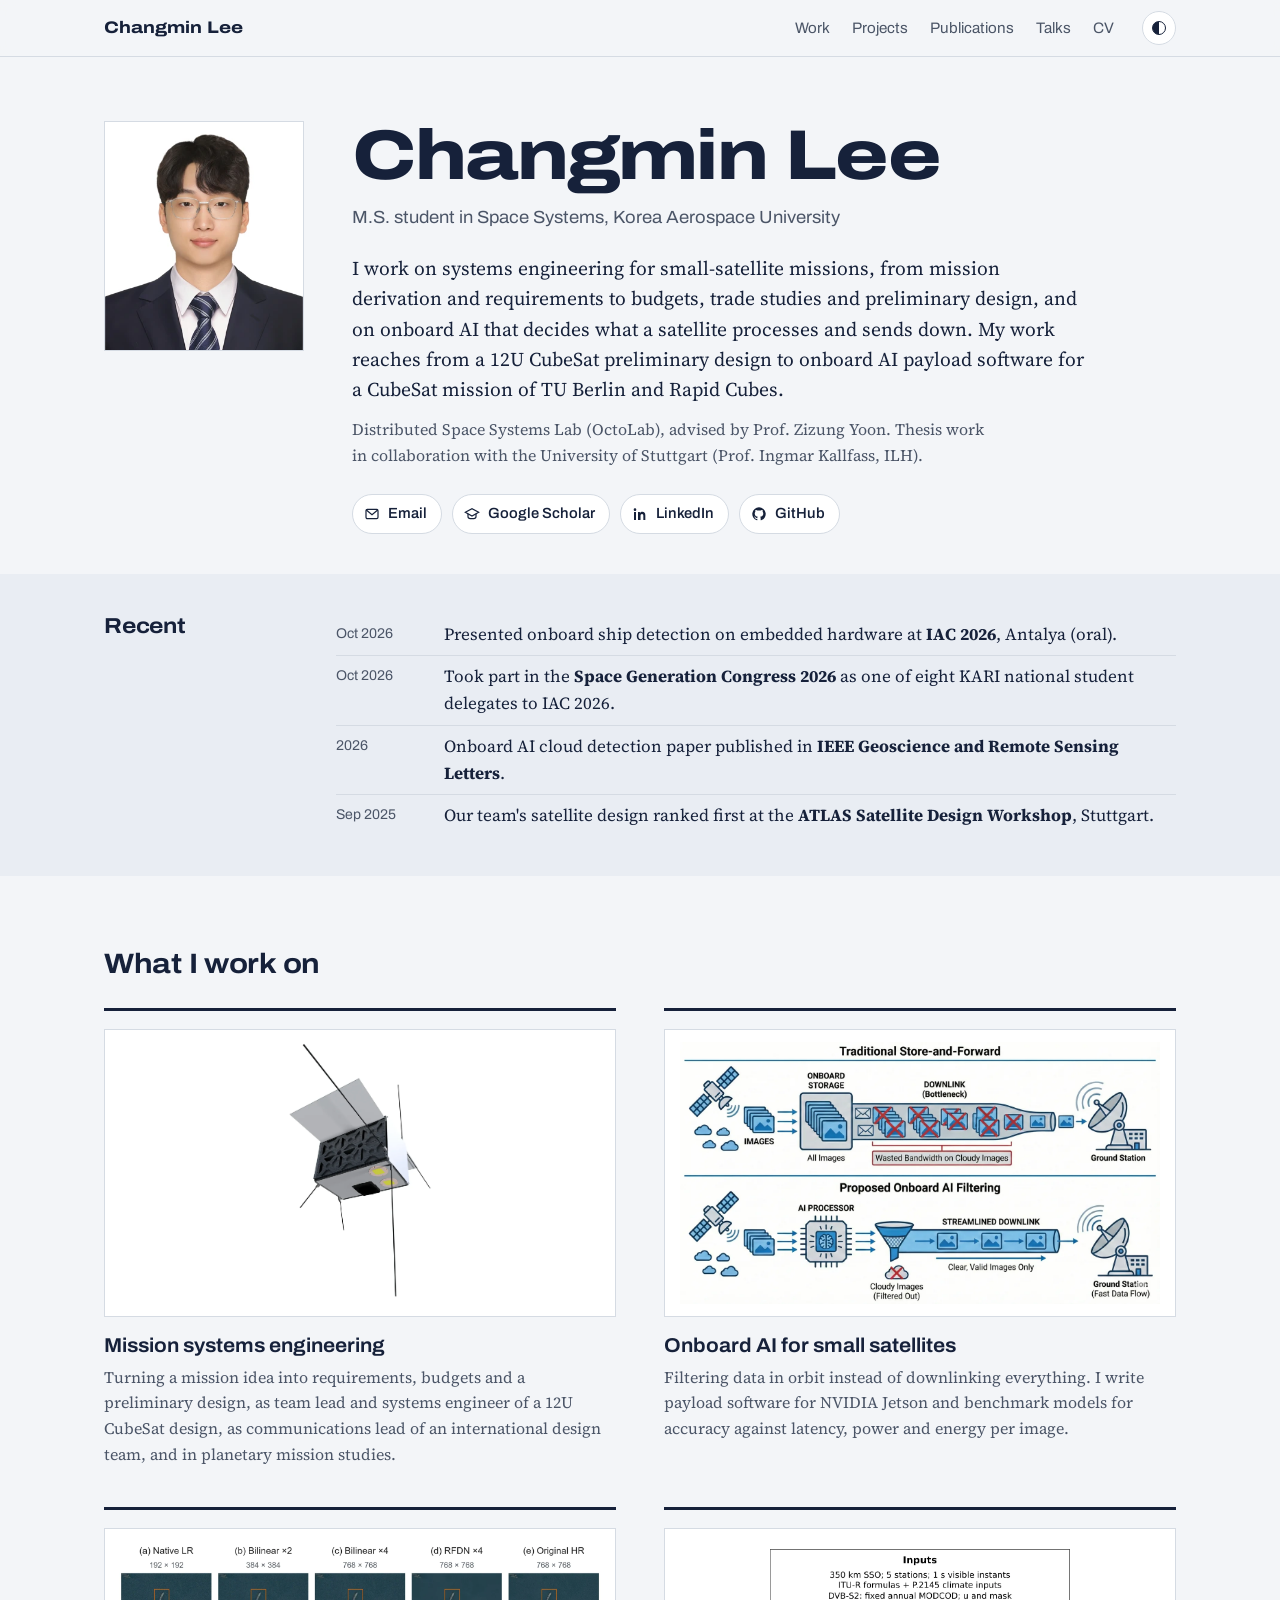
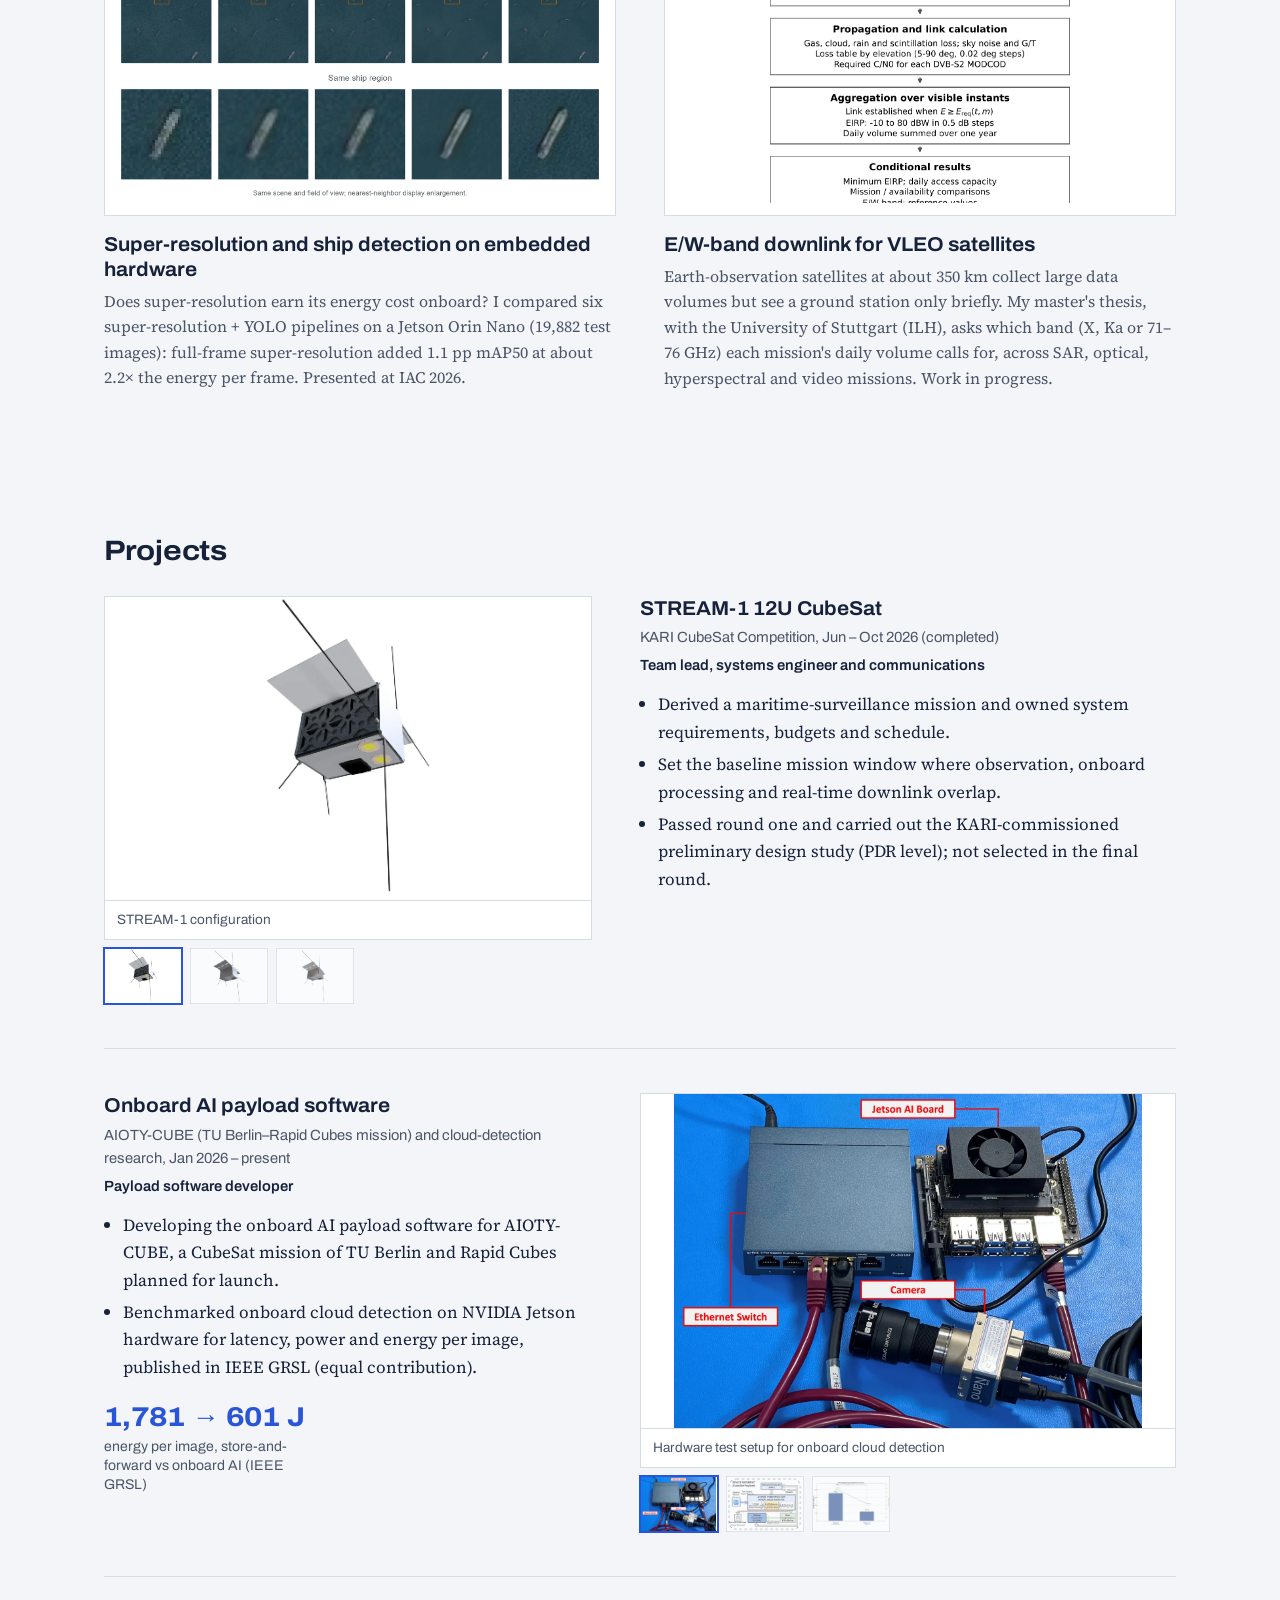
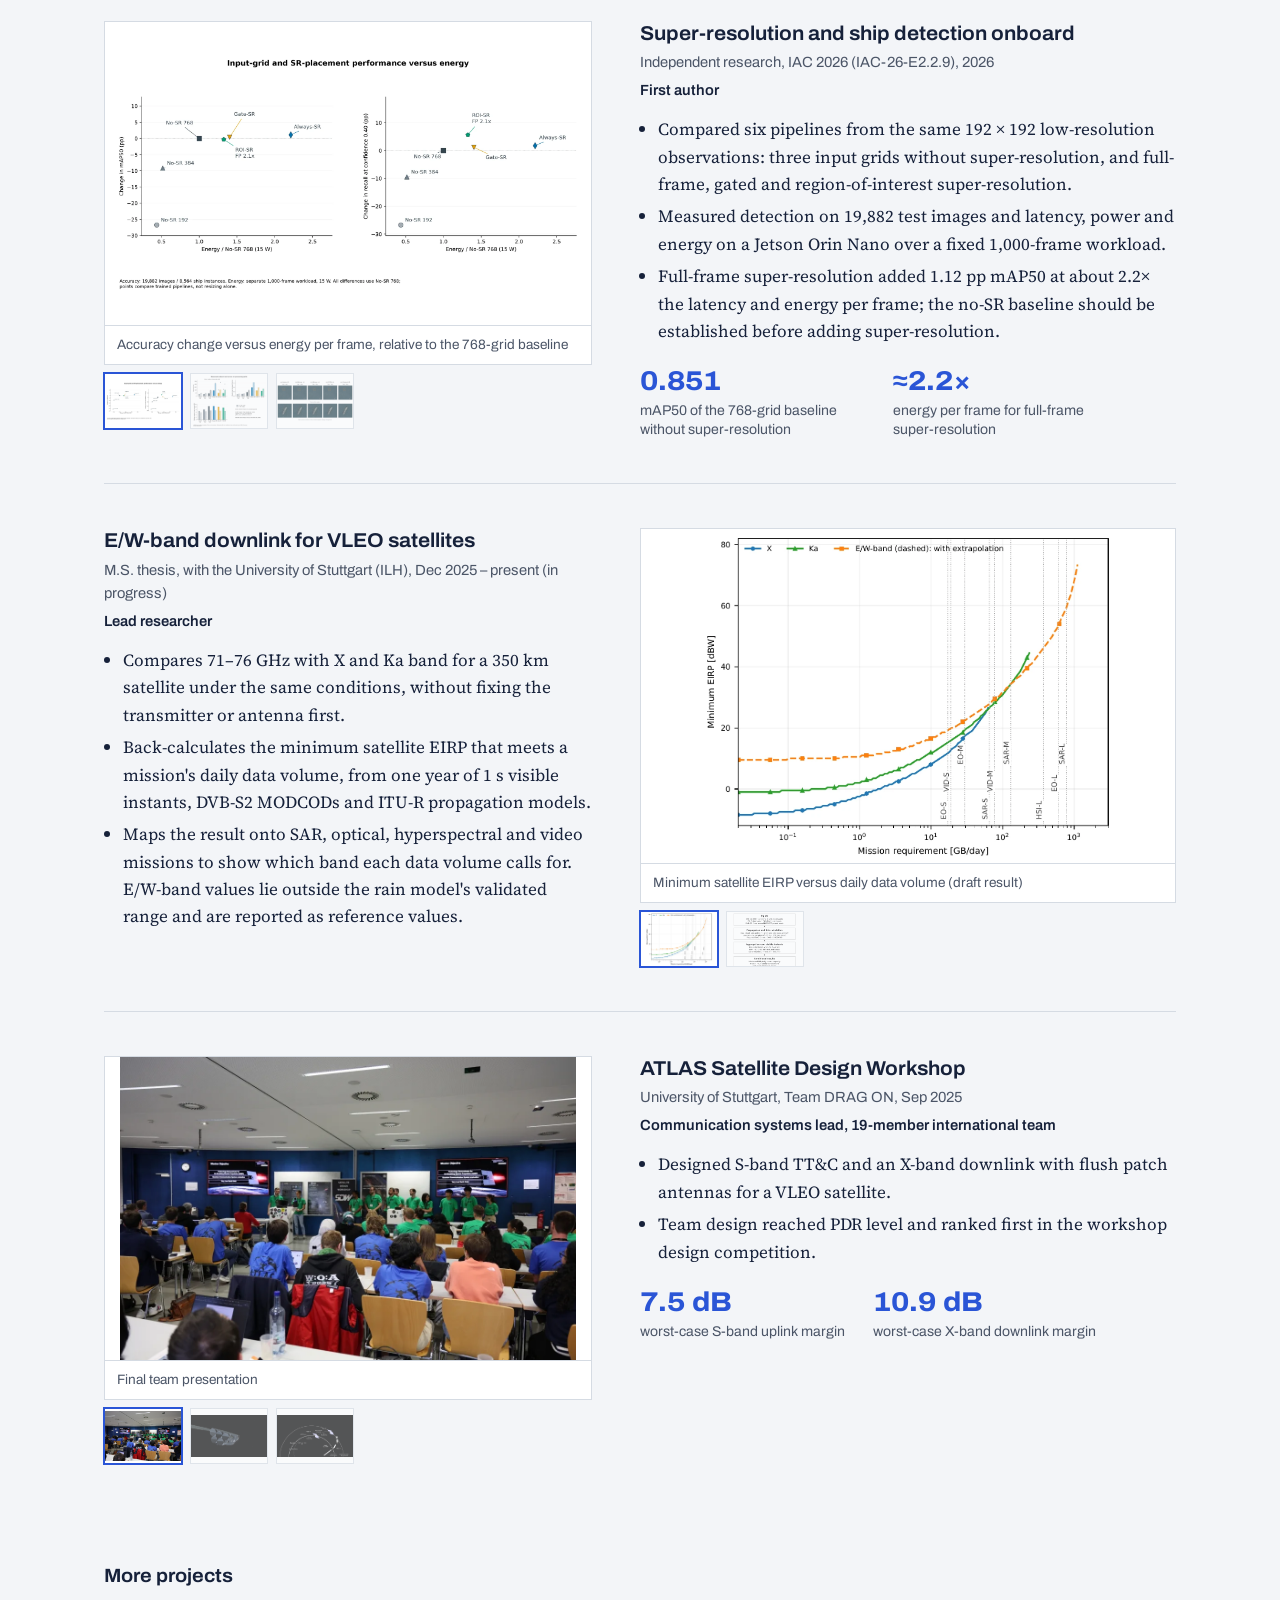
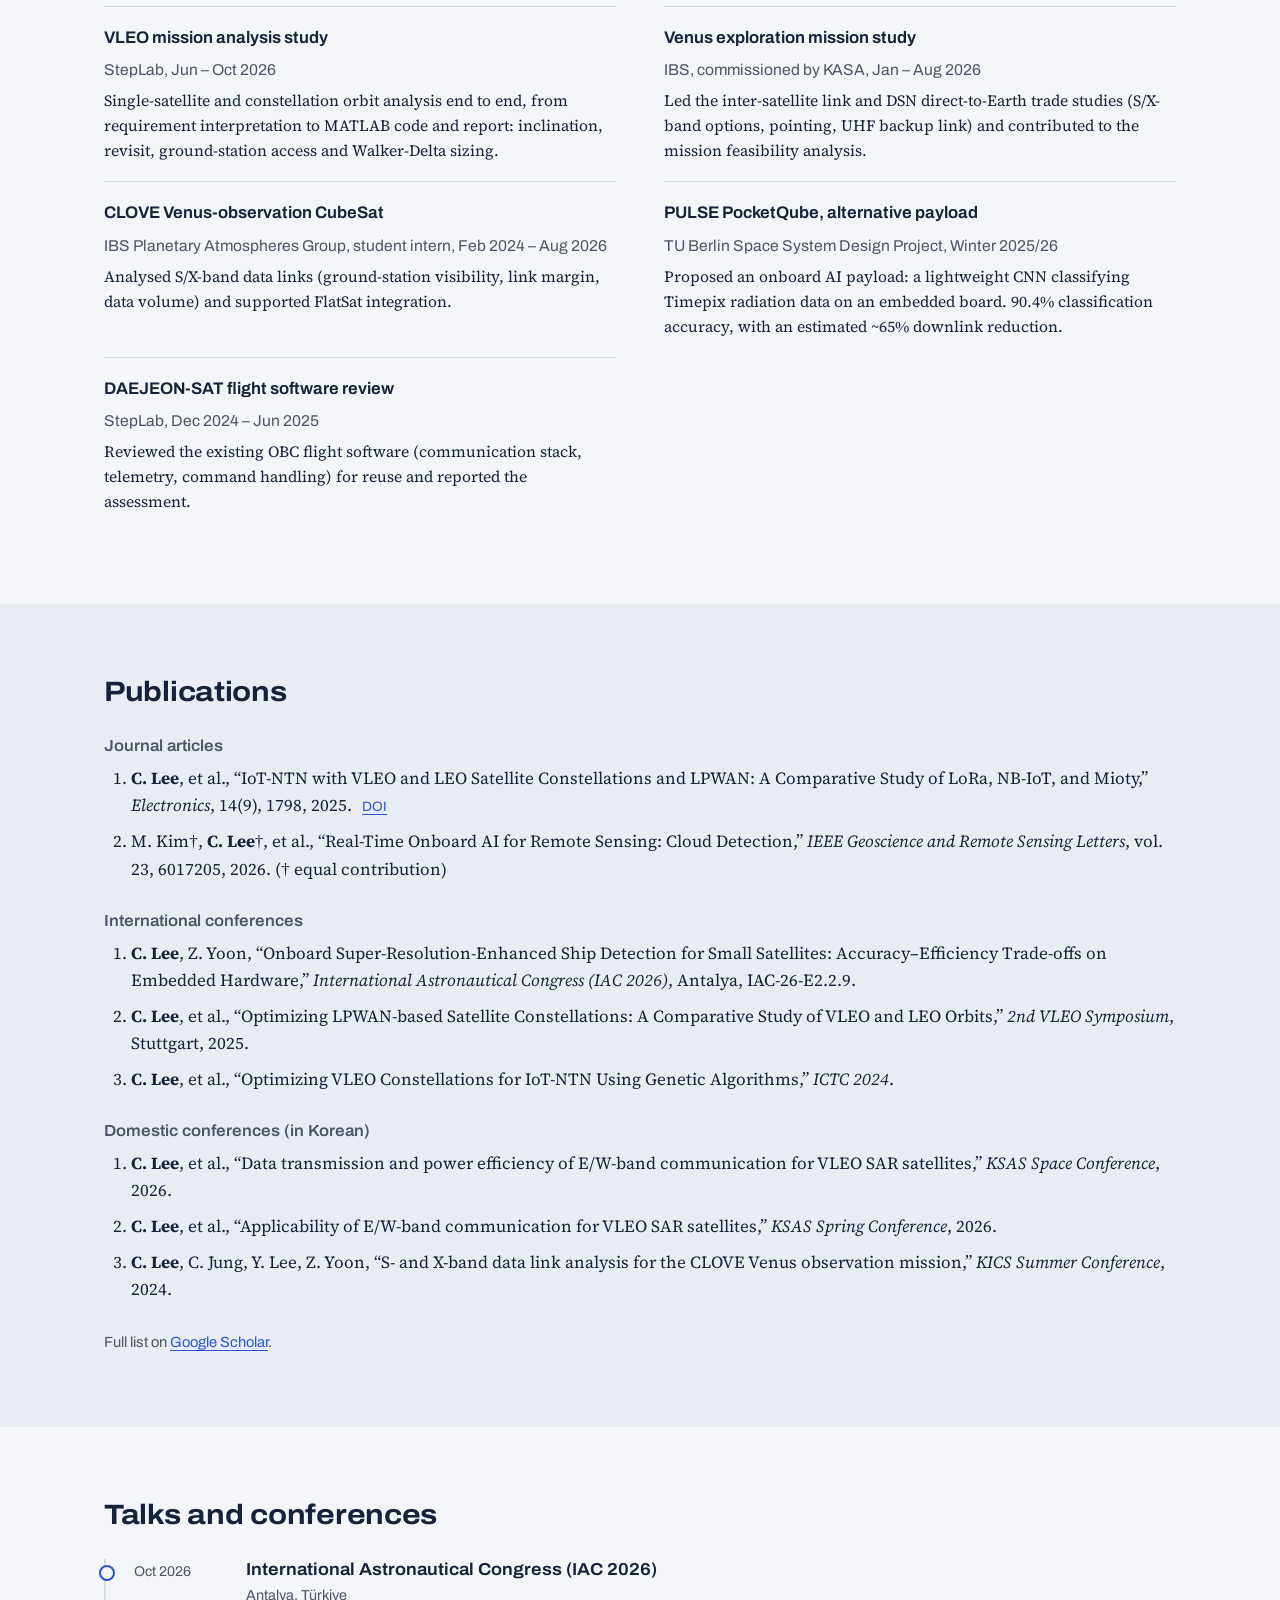
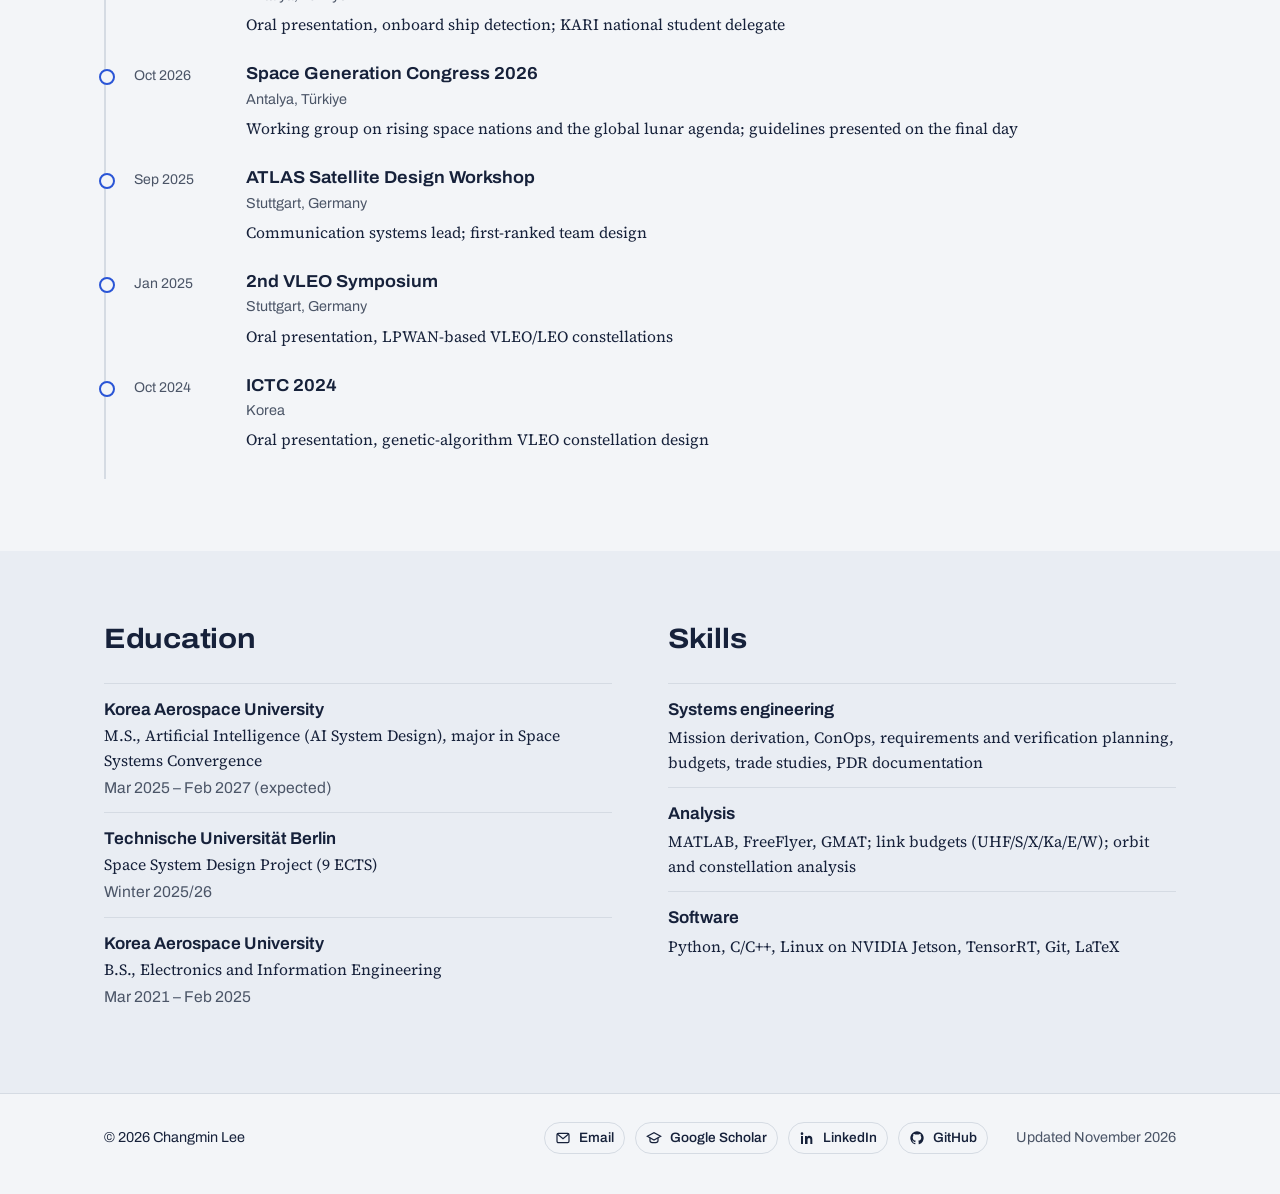
<file: index.html>
<!doctype html>
<html lang="en">
<head>
  <meta charset="utf-8">
  <meta name="viewport" content="width=device-width, initial-scale=1">
  <title>Changmin Lee | Small-satellite systems engineering</title>
  <meta name="description" content="Changmin Lee, M.S. student in space systems at Korea Aerospace University: systems engineering for small-satellite missions and onboard AI.">
  <meta property="og:title" content="Changmin Lee">
  <meta property="og:description" content="Systems engineering for small-satellite missions and onboard AI.">
  <meta property="og:image" content="https://changmaneeee.github.io/assets/img/stream1-assembly.webp">
  <link rel="icon" href="data:image/svg+xml,%3Csvg xmlns='http://www.w3.org/2000/svg' viewBox='0 0 32 32'%3E%3Ccircle cx='16' cy='16' r='7' fill='%232A55D6'/%3E%3Cellipse cx='16' cy='16' rx='14' ry='6' fill='none' stroke='%232A55D6' stroke-width='2' transform='rotate(-30 16 16)'/%3E%3C/svg%3E">
  <link rel="preload" href="assets/fonts/archivo-latin-wdth-normal.woff2" as="font" type="font/woff2" crossorigin>
  <link rel="stylesheet" href="style.css">
  <script>
    try { var t = localStorage.getItem('theme'); if (t) document.documentElement.setAttribute('data-theme', t); } catch (e) {}
  </script>
</head>
<body>
  <a class="skip" href="#main">Skip to content</a>

  <header class="topbar">
    <div class="wrap topbar-inner">
      <a class="wordmark" href="#top">Changmin Lee</a>
      <nav aria-label="Sections">
        <a href="#research">Work</a>
        <a href="#projects">Projects</a>
        <a href="#publications">Publications</a>
        <a href="#talks">Talks</a>
        <a href="#cv">CV</a>
      </nav>
      <button class="theme" type="button" aria-label="Switch colour theme"><span aria-hidden="true"></span></button>
    </div>
  </header>

  <main id="main">
    <section class="hero" id="top">
      <div class="wrap hero-grid">
        <img class="portrait" src="assets/img/profile.webp" alt="Portrait of Changmin Lee" width="330" height="381">
        <div class="hero-text">
          <h1 data-bind="name">Changmin Lee</h1>
          <p class="role" data-bind="role">M.S. student in Space Systems, Korea Aerospace University</p>
          <p class="summary" data-bind="summary"></p>
          <p class="affil" data-bind="affiliation"></p>
          <ul class="links" id="links"></ul>
        </div>
      </div>
    </section>

    <section class="band news-band" aria-labelledby="news-h">
      <div class="wrap news-grid">
        <h2 id="news-h">Recent</h2>
        <ol class="news" id="news"></ol>
      </div>
    </section>

    <section id="research" aria-labelledby="research-h">
      <div class="wrap">
        <h2 id="research-h">What I work on</h2>
        <div class="themes" id="themes"></div>
      </div>
    </section>

    <section id="projects" aria-labelledby="projects-h">
      <div class="wrap">
        <h2 id="projects-h">Projects</h2>
        <div id="featured"></div>
        <h3 class="sub">More projects</h3>
        <div class="minor" id="minor"></div>
      </div>
    </section>

    <section id="publications" class="band" aria-labelledby="pubs-h">
      <div class="wrap">
        <h2 id="pubs-h">Publications</h2>
        <div id="pubs"></div>
        <p class="note">Full list on <a href="https://scholar.google.com/citations?user=tE0zNfIAAAAJ">Google Scholar</a>.</p>
      </div>
    </section>

    <section id="talks" aria-labelledby="talks-h">
      <div class="wrap">
        <h2 id="talks-h">Talks and conferences</h2>
        <ol class="timeline" id="timeline"></ol>
      </div>
    </section>

    <section id="cv" class="band" aria-labelledby="cv-h">
      <div class="wrap cv-grid">
        <div>
          <h2 id="cv-h">Education</h2>
          <ul class="edu" id="edu"></ul>
        </div>
        <div>
          <h2>Skills</h2>
          <dl class="skills" id="skills"></dl>
        </div>
      </div>
    </section>
  </main>

  <footer class="foot">
    <div class="wrap foot-inner">
      <p>© <span id="year"></span> Changmin Lee</p>
      <ul class="links small" id="links-foot"></ul>
      <p class="muted">Updated <span data-bind="updated"></span></p>
    </div>
  </footer>

  <dialog id="lightbox" aria-label="Image viewer">
    <form method="dialog"><button class="close" aria-label="Close image">×</button></form>
    <img alt="">
    <p class="lb-cap"></p>
  </dialog>

  <script src="data.js"></script>
  <script src="main.js"></script>
</body>
</html>
</file>
<file: style.css>
@font-face { font-family: "Archivo"; src: url("assets/fonts/archivo-latin-wdth-normal.woff2") format("woff2"); font-weight: 100 900; font-stretch: 62% 125%; font-display: swap; }
@font-face { font-family: "Source Serif 4"; src: url("assets/fonts/source-serif-4-latin-standard-normal.woff2") format("woff2"); font-weight: 200 900; font-style: normal; font-display: swap; }
@font-face { font-family: "Source Serif 4"; src: url("assets/fonts/source-serif-4-latin-standard-italic.woff2") format("woff2"); font-weight: 200 900; font-style: italic; font-display: swap; }

:root {
  --paper: #f3f5f8;
  --surface: #ffffff;
  --ink: #16213a;
  --graphite: #4b5567;
  --rule: #d5dbe3;
  --orbit: #2a55d6;
  --sun: #d9940f;
  --band: #e9edf3;
  --display: "Archivo", "Helvetica Neue", Arial, sans-serif;
  --text: "Source Serif 4", Georgia, serif;
  --wrap: 1120px;
}
@media (prefers-color-scheme: dark) {
  :root:not([data-theme="light"]) {
    --paper: #0d1422; --surface: #141d2e; --ink: #e5eaf2; --graphite: #9aa6b8;
    --rule: #263248; --orbit: #84a5ff; --sun: #f0b43a; --band: #111a2a;
  }
}
:root[data-theme="dark"] {
  --paper: #0d1422; --surface: #141d2e; --ink: #e5eaf2; --graphite: #9aa6b8;
  --rule: #263248; --orbit: #84a5ff; --sun: #f0b43a; --band: #111a2a;
}

* { box-sizing: border-box; }
html { scroll-behavior: smooth; scroll-padding-top: 72px; }
@media (prefers-reduced-motion: reduce) { html { scroll-behavior: auto; } }
body {
  margin: 0; background: var(--paper); color: var(--ink);
  font-family: var(--text); font-size: 1.0625rem; line-height: 1.6;
  -webkit-font-smoothing: antialiased;
}
img { max-width: 100%; height: auto; display: block; }
a { color: var(--orbit); text-underline-offset: 3px; text-decoration-thickness: 1px; }
a:hover { text-decoration-thickness: 2px; }
:focus-visible { outline: 2px solid var(--orbit); outline-offset: 3px; border-radius: 2px; }
.wrap { max-width: var(--wrap); margin: 0 auto; padding: 0 24px; }
.skip { position: absolute; left: -999px; }
.skip:focus { left: 16px; top: 12px; z-index: 50; background: var(--surface); padding: 8px 12px; }

h1, h2, h3, .wordmark, nav, .role, .date, .fig-value, .meta, .links, .note, figcaption, .foot {
  font-family: var(--display);
}
h2 {
  font-size: 1.75rem; font-weight: 700; font-stretch: 112%; letter-spacing: -0.01em;
  margin: 0 0 1.75rem; line-height: 1.15;
}
h3 { font-size: 1.25rem; font-weight: 650; font-stretch: 105%; margin: 0 0 .35rem; line-height: 1.25; }
section { padding: 72px 0; }
.band { background: var(--band); }

/* Top bar */
.topbar {
  position: sticky; top: 0; z-index: 20;
  background: color-mix(in srgb, var(--paper) 88%, transparent);
  backdrop-filter: blur(8px); border-bottom: 1px solid var(--rule);
}
.topbar-inner { display: flex; align-items: center; gap: 28px; height: 56px; }
.wordmark { font-weight: 750; font-stretch: 118%; color: var(--ink); text-decoration: none; font-size: 1.05rem; }
nav { display: flex; gap: 22px; margin-left: auto; font-size: .95rem; }
nav a { color: var(--graphite); text-decoration: none; }
nav a:hover { color: var(--ink); }
.theme {
  width: 34px; height: 34px; border-radius: 50%; border: 1px solid var(--rule);
  background: var(--surface); cursor: pointer; display: grid; place-items: center;
}
.theme span {
  width: 14px; height: 14px; border-radius: 50%;
  background: linear-gradient(90deg, var(--ink) 50%, transparent 50%); border: 1.5px solid var(--ink);
}

/* Hero */
.hero { padding: 64px 0 40px; }
.hero-grid { display: grid; grid-template-columns: 200px minmax(0, 1fr); gap: 48px; align-items: start; }
.portrait {
  width: 200px; height: 230px; object-fit: cover; object-position: 50% 20%;
  border: 1px solid var(--rule); background: #fff;
}
h1 {
  font-size: clamp(2.6rem, 6vw, 4.4rem); font-weight: 800; font-stretch: 122%;
  letter-spacing: -0.025em; line-height: .98; margin: 0 0 14px;
}
.role { font-size: 1.1rem; color: var(--graphite); margin: 0 0 22px; font-stretch: 105%; }
.summary { font-size: 1.22rem; line-height: 1.55; max-width: 38em; margin: 0 0 12px; }
.affil { color: var(--graphite); max-width: 40em; margin: 0 0 26px; font-size: 1rem; }
.links { list-style: none; padding: 0; margin: 0; display: flex; flex-wrap: wrap; gap: 10px; }
.links a {
  display: inline-flex; align-items: center; gap: 8px; padding: 7px 14px 7px 11px;
  border: 1px solid var(--rule); border-radius: 999px; background: var(--surface);
  color: var(--ink); text-decoration: none; font-size: .92rem; font-weight: 550;
}
.links a:hover { border-color: var(--orbit); color: var(--orbit); }
.links svg { width: 16px; height: 16px; flex: none; }
.links.small a { padding: 4px 10px; font-size: .85rem; background: transparent; }

/* Recent */
.news-grid { display: grid; grid-template-columns: 200px minmax(0, 1fr); gap: 32px; }
.news-grid h2 { margin: 0; font-size: 1.35rem; }
.news-band { padding: 40px 0; }
.news { list-style: none; margin: 0; padding: 0; }
.news li { display: grid; grid-template-columns: 92px minmax(0, 1fr); gap: 16px; padding: 7px 0; border-bottom: 1px solid var(--rule); }
.news li:last-child { border-bottom: 0; }
.date { color: var(--graphite); font-size: .88rem; font-variant-numeric: tabular-nums; padding-top: 2px; }

/* Research themes */
.themes { display: grid; grid-template-columns: repeat(2, minmax(0, 1fr)); gap: 40px 48px; }
.theme-item { border-top: 3px solid var(--ink); padding-top: 18px; }
.theme-item figure { margin: 0 0 16px; background: #fff; border: 1px solid var(--rule); aspect-ratio: 16 / 9; display: grid; place-items: center; overflow: hidden; }
.theme-item figure { position: relative; }
.theme-item figure img { position: absolute; inset: 12px; width: calc(100% - 24px); height: calc(100% - 24px); object-fit: contain; }
.theme-item p { margin: .4rem 0 0; color: var(--graphite); font-size: 1rem; }

/* Featured projects */
.project { display: grid; grid-template-columns: minmax(0, 1fr) minmax(0, 1.1fr); gap: 48px; padding: 44px 0; border-top: 1px solid var(--rule); }
.project:first-child { border-top: 0; padding-top: 0; }
.project:nth-child(even) .gallery { order: 2; }
.meta { color: var(--graphite); font-size: .92rem; margin: 0 0 4px; }
.meta.role-line { color: var(--ink); font-weight: 600; margin-bottom: 14px; }
.project ul { margin: 0; padding-left: 1.1em; }
.project li { margin: .35rem 0; }
.figs { display: flex; flex-wrap: wrap; gap: 28px; margin: 22px 0 0; }
.figs div { min-width: 140px; }
.fig-value { display: block; font-size: 1.7rem; font-weight: 750; font-stretch: 110%; color: var(--orbit); line-height: 1.1; font-variant-numeric: tabular-nums; }
.figs dd { margin: 4px 0 0; font-size: .88rem; color: var(--graphite); font-family: var(--display); max-width: 16em; line-height: 1.35; }
.gallery .main { margin: 0; background: #fff; border: 1px solid var(--rule); }
.gallery .main button { all: unset; cursor: zoom-in; display: block; width: 100%; }
.gallery .main button:focus-visible { outline: 2px solid var(--orbit); outline-offset: 2px; }
.gallery .main img { width: 100%; aspect-ratio: 16 / 10; object-fit: contain; }
.gallery figcaption { font-size: .85rem; color: var(--graphite); padding: 8px 12px; border-top: 1px solid var(--rule); background: var(--surface); }
.thumbs { display: flex; gap: 8px; margin-top: 8px; }
.thumbs button {
  width: 78px; height: 56px; padding: 0; border: 1px solid var(--rule); background: #fff; cursor: pointer; opacity: .65;
}
.thumbs button[aria-pressed="true"] { opacity: 1; border-color: var(--orbit); box-shadow: 0 0 0 1px var(--orbit); }
.thumbs img { width: 100%; height: 100%; object-fit: contain; }

.sub { margin: 56px 0 18px; font-size: 1.2rem; }
.minor { display: grid; grid-template-columns: repeat(2, minmax(0, 1fr)); gap: 0 48px; }
.minor article { padding: 18px 0; border-top: 1px solid var(--rule); }
.minor h4 { font-family: var(--display); font-size: 1.05rem; font-weight: 650; margin: 0 0 2px; }
.minor p { margin: .35rem 0 0; font-size: .98rem; }

/* Publications */
.pub-group { margin-bottom: 28px; }
.pub-group h3 { font-size: 1rem; color: var(--graphite); font-weight: 600; margin-bottom: 8px; }
.pubs { margin: 0; padding-left: 1.6em; }
.pubs li { margin: .55rem 0; max-width: 62em; }
.pubs a { font-family: var(--display); font-size: .85rem; margin-left: 6px; }
.note { font-size: .92rem; color: var(--graphite); margin: 8px 0 0; }

/* Timeline */
.timeline { list-style: none; margin: 0; padding: 0; border-left: 2px solid var(--rule); }
.timeline li { position: relative; padding: 0 0 26px 28px; display: grid; grid-template-columns: 96px minmax(0, 1fr); gap: 16px; }
.timeline li::before {
  content: ""; position: absolute; left: -7px; top: 6px; width: 12px; height: 12px; border-radius: 50%;
  background: var(--paper); border: 2px solid var(--orbit);
}
.timeline h3 { font-size: 1.08rem; margin: 0; }
.timeline .place { font-family: var(--display); color: var(--graphite); font-size: .9rem; }
.timeline p { margin: .25rem 0 0; font-size: .98rem; }

/* CV */
.cv-grid { display: grid; grid-template-columns: minmax(0, 1fr) minmax(0, 1fr); gap: 56px; }
.edu { list-style: none; margin: 0; padding: 0; }
.edu li { padding: 12px 0; border-top: 1px solid var(--rule); }
.edu strong { font-family: var(--display); font-weight: 650; display: block; }
.edu span { display: block; font-size: .98rem; }
.skills { margin: 0; }
.skills dt { font-family: var(--display); font-weight: 650; padding-top: 12px; border-top: 1px solid var(--rule); }
.skills dd { margin: 2px 0 12px; font-size: .98rem; }

/* Footer */
.foot { border-top: 1px solid var(--rule); padding: 28px 0 40px; font-size: .9rem; }
.foot-inner { display: flex; flex-wrap: wrap; align-items: center; gap: 16px 28px; }
.foot p { margin: 0; }
.muted { color: var(--graphite); }
.foot .links { margin-left: auto; }

/* Lightbox */
dialog#lightbox { border: 0; padding: 16px; max-width: min(1200px, 94vw); background: var(--surface); color: var(--ink); }
dialog#lightbox::backdrop { background: rgb(10 15 25 / .8); }
dialog#lightbox img { max-height: 80vh; margin: 0 auto; background: #fff; }
.lb-cap { font-family: var(--display); font-size: .9rem; color: var(--graphite); margin: 10px 0 0; }
.close { position: absolute; right: 10px; top: 6px; border: 0; background: none; font-size: 1.8rem; cursor: pointer; color: var(--ink); }

/* Responsive */
@media (max-width: 900px) {
  .hero-grid, .project, .cv-grid { grid-template-columns: minmax(0, 1fr); gap: 32px; }
  .portrait { width: 140px; height: 160px; }
  .project:nth-child(even) .gallery { order: 0; }
  .themes { grid-template-columns: minmax(0, 1fr); }
  .minor { grid-template-columns: minmax(0, 1fr); }
  .news-grid { grid-template-columns: minmax(0, 1fr); gap: 12px; }
}
@media (max-width: 640px) {
  .wrap { padding: 0 16px; }
  section { padding: 52px 0; }
  .topbar-inner { gap: 14px; }
  .wordmark { display: none; }
  nav { margin-left: 0; gap: 16px; overflow-x: auto; font-size: .9rem; white-space: nowrap; }
  .theme { margin-left: auto; flex: none; }
  .news li, .timeline li { grid-template-columns: minmax(0, 1fr); gap: 2px; }
  .summary { font-size: 1.1rem; }
}
</file>
